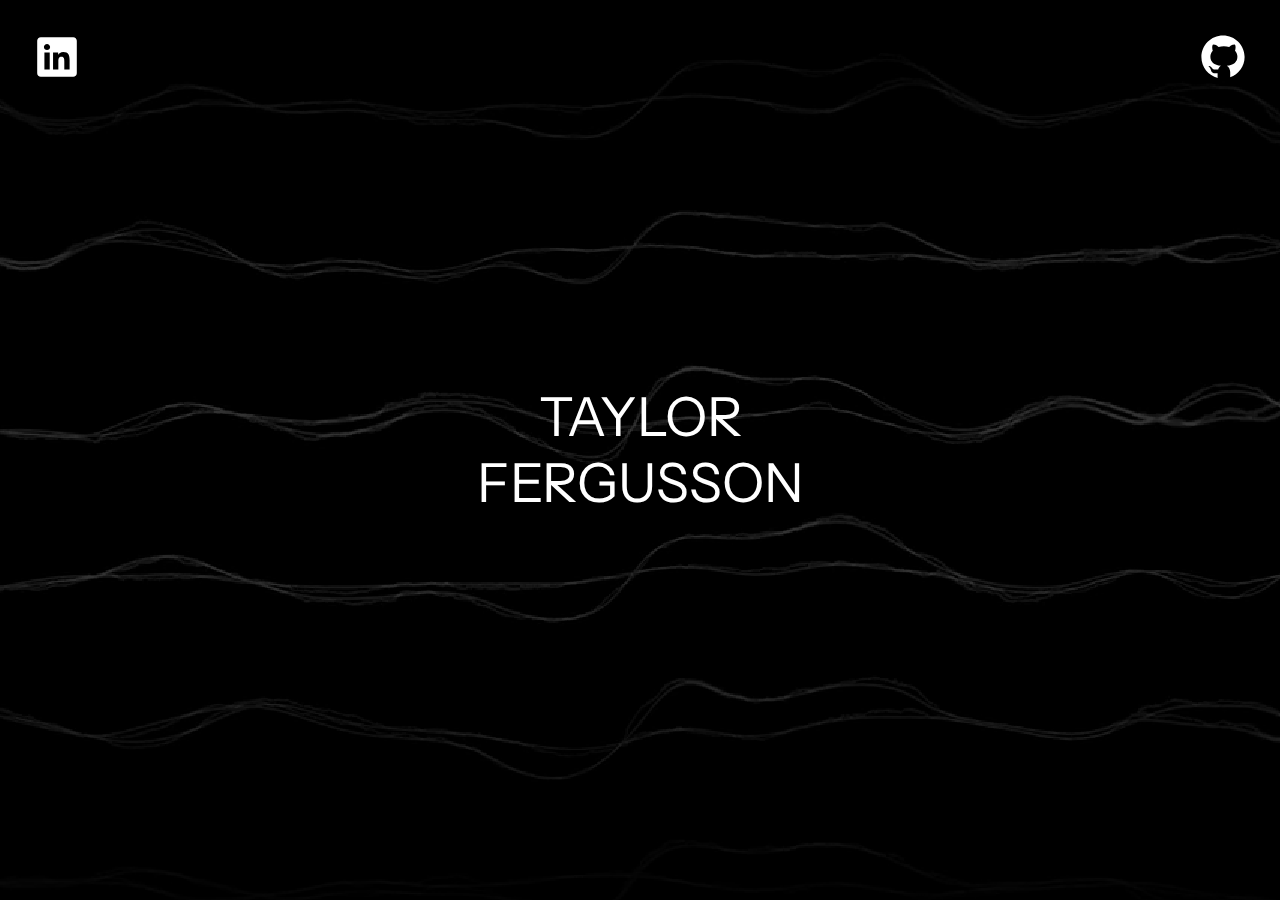
<file: index.html>
<!DOCTYPE html>
<html lang="en" dir="ltr">
  <head>
    <!-- Google tag (gtag.js) -->
    <script async src="https://www.googletagmanager.com/gtag/js?id=G-YG9P506FBD"></script>
    <script>
      window.dataLayer = window.dataLayer || [];
      function gtag(){dataLayer.push(arguments);}
      gtag('js', new Date());

      gtag('config', 'G-YG9P506FBD');
    </script>
    <!-- Google Tag Manager -->
    <script>(function(w,d,s,l,i){w[l]=w[l]||[];w[l].push({'gtm.start':
      new Date().getTime(),event:'gtm.js'});var f=d.getElementsByTagName(s)[0],
      j=d.createElement(s),dl=l!='dataLayer'?'&l='+l:'';j.async=true;j.src=
      'https://www.googletagmanager.com/gtm.js?id='+i+dl;f.parentNode.insertBefore(j,f);
      })(window,document,'script','dataLayer','GTM-WHR6DLKD');</script>
    <!-- End Google Tag Manager -->
    <meta http-equiv="Content-Type" content="text/html; charset=UTF-8">
    <meta name="viewport" content="width=device-width, initial-scale=0.8">
    <meta name="title" property="og:title" content="Taylor Fergusson">
    <meta property="og:site_name" content="Taylor Fergusson">
    <meta property="og:url" content="http://www.taylorfergusson.com/">
    <meta name="description" property="og:description" content="Taylor Fergusson">
    <meta property="og:image" content="https://www.taylorfergusson.com/img/thumbnail.png">
    <title>Taylor Fergusson</title>
    <link rel="stylesheet" href="/css/main.css">
    <link rel="icon" href="https://www.taylorfergusson.com/img/icons/favicon.png">
    <link rel="preconnect" href="https://fonts.googleapis.com">
    <link rel="preconnect" href="https://fonts.gstatic.com" crossorigin>
    <link href="https://fonts.googleapis.com/css2?family=Instrument+Sans:ital,wght@0,400..700;1,400..700&display=swap" rel="stylesheet">
    
    <script src="https://code.jquery.com/jquery-3.6.4.min.js"></script>
  </head>
  <body>
    <!-- Google Tag Manager (noscript) -->
    <noscript><iframe src="https://www.googletagmanager.com/ns.html?id=GTM-WHR6DLKD"
      height="0" width="0" style="display:none;visibility:hidden"></iframe></noscript>
    <!-- End Google Tag Manager (noscript) -->
    <div class="video-container">
      <video autoplay muted loop playsinline>
        <source src="img/vid/background-video.mp4" type="video/mp4">
      </video>
    </div>

    <div class="linkedin-button">
      <a href="https://www.linkedin.com/in/taylorfergusson/" target="_blank">
        <img src="/img/icons/linkedin-white.svg" alt="LinkedIn" draggable="false">
      </a>
    </div>

    <div class="github-button">
      <a href="https://github.com/taylorfergusson/" target="_blank">
        <img src="/img/icons/github-white.svg" alt="GitHub" draggable="false">
      </a>
    </div>

    <main class="index-content">
      <section id="one">
        <div class="hover-card">
          <a href="about" class="warp">
            <h2>ABOUT</h2>
          </a>
        </div>
        <div class="hover-card">
          <a href="cv" class="warp">
            <h2>CV</h2>
          </a>
        </div>
      </section>

      <section id="three">
        <div class="hover-card">
          <a href="projects" class="warp">
            <h2>PROJECTS</h2>
          </a>
        </div>
        <div class="hover-card">
          <a href="contact" class="warp">
            <h2>CONTACT</h2>
          </a>
        </div>
      </section>
    </main>

    <section class="home-logo">
      <div id="logo">
        <h1 class="warp">TAYLOR <br>FERGUSSON</h1>
      </div>
    </section>

    <script src="js/hover.js"></script>
    <script src="js/animation.js"></script>

  </body>
</html>
</file>
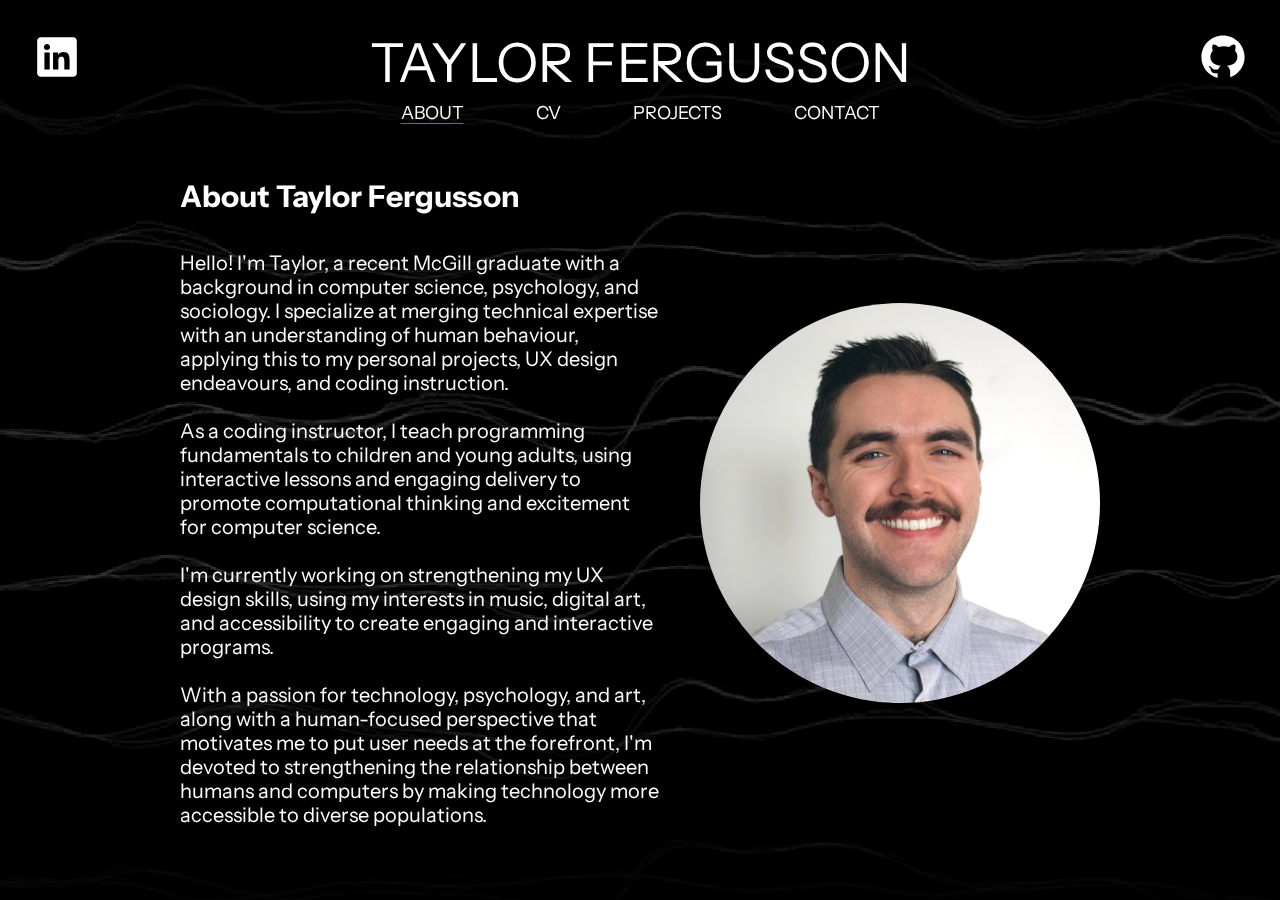
<file: about.html>
<!DOCTYPE html>
<html lang="en" dir="ltr">
  <head>
    <!-- Google tag (gtag.js) -->
    <script async src="https://www.googletagmanager.com/gtag/js?id=G-YG9P506FBD"></script>
    <script>
      window.dataLayer = window.dataLayer || [];
      function gtag(){dataLayer.push(arguments);}
      gtag('js', new Date());

      gtag('config', 'G-YG9P506FBD');
    </script>
    <!-- Google Tag Manager -->
    <script>(function(w,d,s,l,i){w[l]=w[l]||[];w[l].push({'gtm.start':
      new Date().getTime(),event:'gtm.js'});var f=d.getElementsByTagName(s)[0],
      j=d.createElement(s),dl=l!='dataLayer'?'&l='+l:'';j.async=true;j.src=
      'https://www.googletagmanager.com/gtm.js?id='+i+dl;f.parentNode.insertBefore(j,f);
      })(window,document,'script','dataLayer','GTM-WHR6DLKD');</script>
    <!-- End Google Tag Manager -->
    <meta http-equiv="Content-Type" content="text/html; charset=UTF-8">
    <meta name="viewport" content="width=device-width, initial-scale=0.8">
    <meta name="title" property="og:title" content="Taylor Fergusson">
    <meta property="og:site_name" content="Taylor Fergusson">
    <meta property="og:url" content="http://www.taylorfergusson.com/">
    <meta name="description" property="og:description" content="Taylor Fergusson">
    <meta property="og:image" content="https://www.taylorfergusson.com/img/thumbnail.png">
    <title>About</title>
    <link rel="stylesheet" href="/css/main.css">
    <link rel="stylesheet" href="/css/content.css">
    <link rel="icon" href="https://www.taylorfergusson.com/img/icons/favicon.png">
    <link rel="preconnect" href="https://fonts.googleapis.com">
    <link rel="preconnect" href="https://fonts.gstatic.com" crossorigin>
    <link href="https://fonts.googleapis.com/css2?family=Instrument+Sans:ital,wght@0,400..700;1,400..700&display=swap" rel="stylesheet">
    
    <script src="https://code.jquery.com/jquery-3.6.4.min.js"></script>
  </head>
  <body>
    <!-- Google Tag Manager (noscript) -->
    <noscript><iframe src="https://www.googletagmanager.com/ns.html?id=GTM-WHR6DLKD"
      height="0" width="0" style="display:none;visibility:hidden"></iframe></noscript>
    <!-- End Google Tag Manager (noscript) -->
    <div class="video-container">
      <video autoplay muted loop playsinline>
        <source src="img/vid/background-video.mp4" type="video/mp4">
      </video>
    </div>

    <div class="linkedin-button">
      <a href="https://www.linkedin.com/in/taylorfergusson/" target="_blank">
        <img src="/img/icons/linkedin-white.svg" alt="LinkedIn" draggable="false">
      </a>
    </div>

    <div class="github-button">
      <a href="https://github.com/taylorfergusson/" target="_blank">
        <img src="/img/icons/github-white.svg" alt="GitHub" draggable="false">
      </a>
    </div>

    <header>
      <div class="name-logo">
        <a href="/" class="warp">
          <h1>TAYLOR FERGUSSON</h1>
        </a>
      </div>
    </header>

    <nav>
      <a href="about" id="selected" class="warp">
        <h3>ABOUT</h3>
      </a>
      <a href="cv" class="warp">
        <h3>CV</h3>
      </a>
      <a href="projects" class="warp">
        <h3>PROJECTS</h3>
      </a>
      <a href="contact" class="warp">
        <h3>CONTACT</h3>
      </a>
    </nav>

    <main>
      <div class="description-box">
        <div>
          <div>
            <h4>About Taylor Fergusson</h4>
          </div>
          <div class="description">
            <p>
              Hello! I'm Taylor, a recent McGill graduate with a background in computer science, psychology, and sociology. I specialize at merging technical expertise with an understanding of human behaviour, applying this to my personal projects, UX design endeavours, and coding instruction.
              
              As a coding instructor, I teach programming fundamentals to children and young adults, using interactive lessons and engaging delivery to promote computational thinking and excitement for computer science.
    
              I'm currently working on strengthening my UX design skills, using my interests in music, digital art, and accessibility to create engaging and interactive programs.
              
              With a passion for technology, psychology, and art, along with a human-focused perspective that motivates me to put user needs at the forefront, I'm devoted to strengthening the relationship between humans and computers by making technology more accessible to diverse populations.</p>
          </div>
        </div>
        <div class="headshot-container">
          <img src="/img/headshot.jpg" alt="Taylor Fergusson" draggable="false">
        </div>
      </div>
    </main>

    <script src="js/hover.js"></script>
    <script src="js/animation.js"></script>

  </body>
</html>
</file>
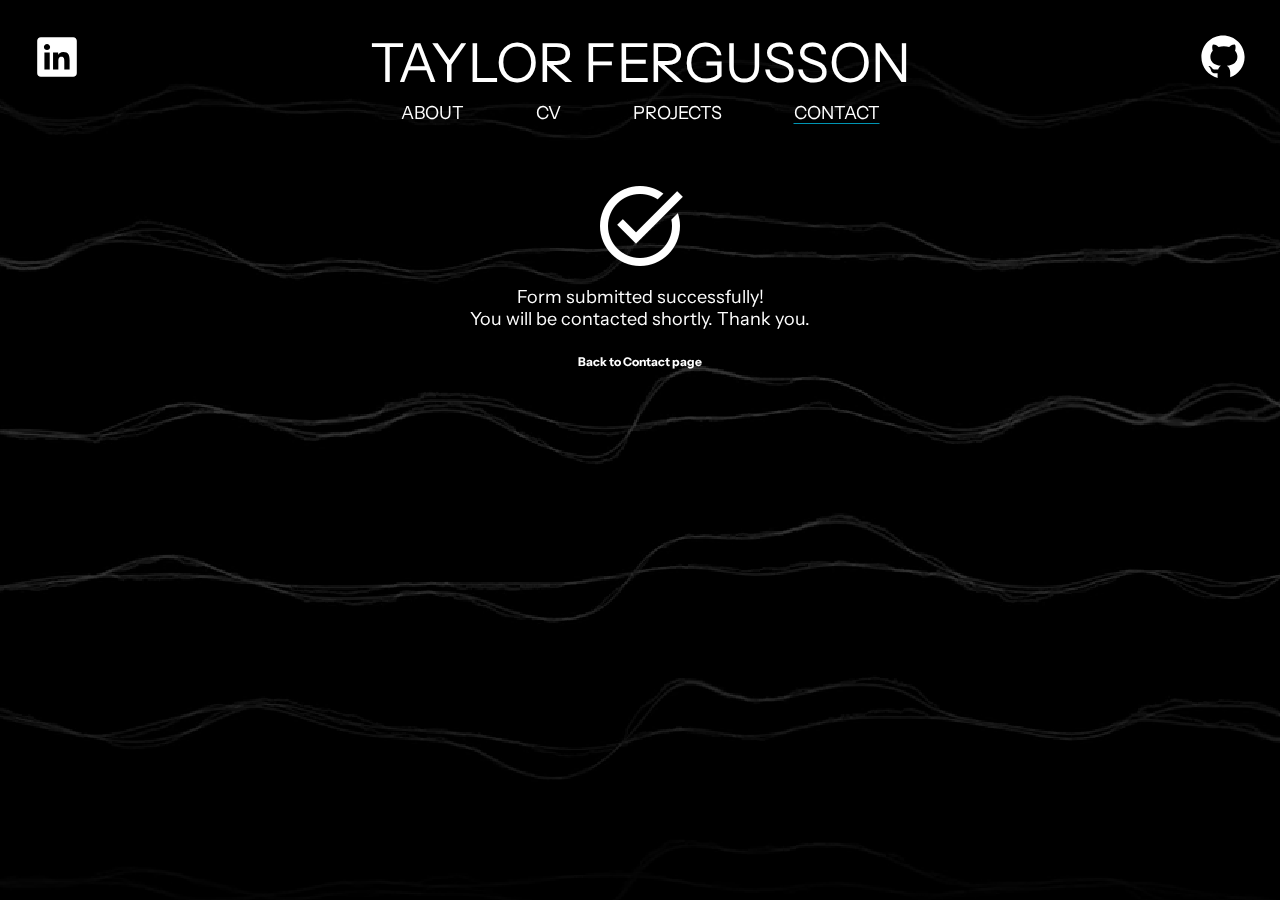
<file: contact-success.html>
<!DOCTYPE html>
<html lang="en" dir="ltr">
  <head>
    <!-- Google tag (gtag.js) -->
    <script async src="https://www.googletagmanager.com/gtag/js?id=G-YG9P506FBD"></script>
    <script>
      window.dataLayer = window.dataLayer || [];
      function gtag(){dataLayer.push(arguments);}
      gtag('js', new Date());

      gtag('config', 'G-YG9P506FBD');
    </script>
    <!-- Google Tag Manager -->
    <script>(function(w,d,s,l,i){w[l]=w[l]||[];w[l].push({'gtm.start':
      new Date().getTime(),event:'gtm.js'});var f=d.getElementsByTagName(s)[0],
      j=d.createElement(s),dl=l!='dataLayer'?'&l='+l:'';j.async=true;j.src=
      'https://www.googletagmanager.com/gtm.js?id='+i+dl;f.parentNode.insertBefore(j,f);
      })(window,document,'script','dataLayer','GTM-WHR6DLKD');</script>
    <!-- End Google Tag Manager -->
    <meta http-equiv="Content-Type" content="text/html; charset=UTF-8">
    <meta name="viewport" content="width=device-width, initial-scale=0.8">
    <meta name="title" property="og:title" content="Taylor Fergusson">
    <meta property="og:site_name" content="Taylor Fergusson">
    <meta property="og:url" content="http://www.taylorfergusson.com/">
    <meta name="description" property="og:description" content="Taylor Fergusson">
    <meta property="og:image" content="https://www.taylorfergusson.com/img/thumbnail.png">
    <title>Contact Success</title>
    <link rel="stylesheet" href="/css/main.css">
    <link rel="stylesheet" href="/css/content.css">
    <link rel="icon" href="https://www.taylorfergusson.com/img/icons/favicon.png">
    <link rel="preconnect" href="https://fonts.googleapis.com">
    <link rel="preconnect" href="https://fonts.gstatic.com" crossorigin>
    <link href="https://fonts.googleapis.com/css2?family=Instrument+Sans:ital,wght@0,400..700;1,400..700&display=swap" rel="stylesheet">
    
    <script src="https://code.jquery.com/jquery-3.6.4.min.js"></script>
  </head>
  <body>
    <!-- Google Tag Manager (noscript) -->
    <noscript><iframe src="https://www.googletagmanager.com/ns.html?id=GTM-WHR6DLKD"
      height="0" width="0" style="display:none;visibility:hidden"></iframe></noscript>
    <!-- End Google Tag Manager (noscript) -->
    <div class="video-container">
      <video autoplay muted loop playsinline>
        <source src="img/vid/background-video.mp4" type="video/mp4">
      </video>
    </div>

    <div class="linkedin-button">
      <a href="https://www.linkedin.com/in/taylorfergusson/" target="_blank">
        <img src="/img/icons/linkedin-white.svg" alt="LinkedIn" draggable="false">
      </a>
    </div>

    <div class="github-button">
      <a href="https://github.com/taylorfergusson/" target="_blank">
        <img src="/img/icons/github-white.svg" alt="GitHub" draggable="false">
      </a>
    </div>

    <header>
      <div class="name-logo">
        <a href="/" class="warp">
          <h1>TAYLOR FERGUSSON</h1>
        </a>
      </div>
    </header>

    <nav>
      <a href="about" class="warp">
        <h3>ABOUT</h3>
      </a>
      <a href="cv" class="warp">
        <h3>CV</h3>
      </a>
      <a href="projects" class="warp">
        <h3>PROJECTS</h3>
      </a>
      <a href="contact" id="selected" class="warp">
        <h3>CONTACT</h3>
      </a>
    </nav>

    <main>
      <div class="contact-box">
          <img src="/img/checkmark.png" alt="Checkmark" draggable="false">
        <div class="form-success-message">
            <h3>Form submitted successfully!</3>
            <h3>You will be contacted shortly. Thank you.</3>
        </div>

        <a href="contact">
          <h5>Back to Contact page</h5>
        </a>
        
      </div>
    </main>

    <script src="js/hover.js"></script>
    <script src="js/animation.js"></script>

  </body>
</html>
</file>
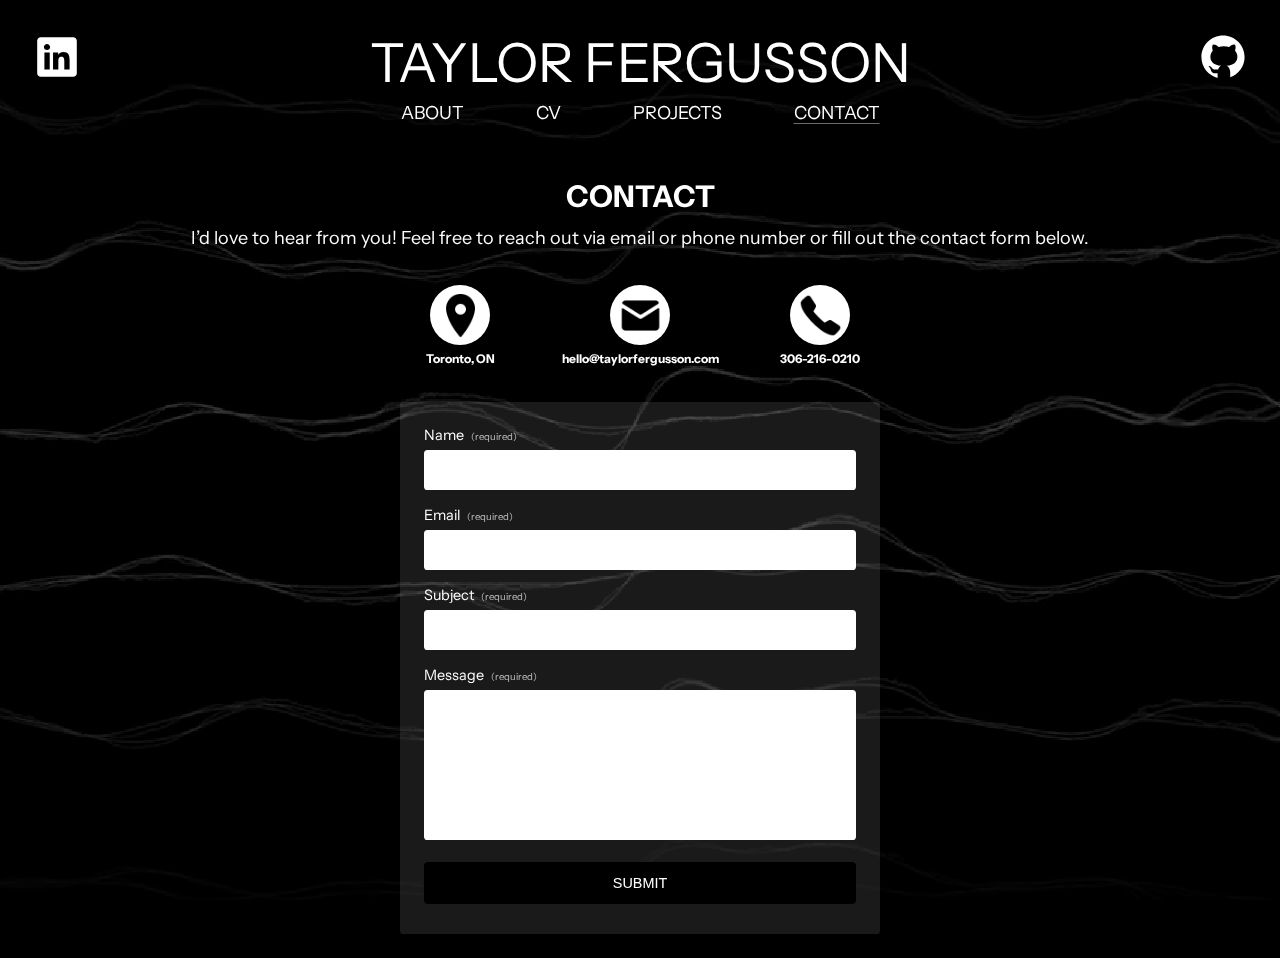
<file: contact.html>
<!DOCTYPE html>
<html lang="en" dir="ltr">
  <head>
    <!-- Google tag (gtag.js) -->
    <script async src="https://www.googletagmanager.com/gtag/js?id=G-YG9P506FBD"></script>
    <script>
      window.dataLayer = window.dataLayer || [];
      function gtag(){dataLayer.push(arguments);}
      gtag('js', new Date());

      gtag('config', 'G-YG9P506FBD');
    </script>
    <!-- Google Tag Manager -->
    <script>(function(w,d,s,l,i){w[l]=w[l]||[];w[l].push({'gtm.start':
      new Date().getTime(),event:'gtm.js'});var f=d.getElementsByTagName(s)[0],
      j=d.createElement(s),dl=l!='dataLayer'?'&l='+l:'';j.async=true;j.src=
      'https://www.googletagmanager.com/gtm.js?id='+i+dl;f.parentNode.insertBefore(j,f);
      })(window,document,'script','dataLayer','GTM-WHR6DLKD');</script>
    <!-- End Google Tag Manager -->
    <meta http-equiv="Content-Type" content="text/html; charset=UTF-8">
    <meta name="viewport" content="width=device-width, initial-scale=0.8">
    <meta name="title" property="og:title" content="Taylor Fergusson">
    <meta property="og:site_name" content="Taylor Fergusson">
    <meta property="og:url" content="http://www.taylorfergusson.com/">
    <meta name="description" property="og:description" content="Taylor Fergusson">
    <meta property="og:image" content="https://www.taylorfergusson.com/img/thumbnail.png">
    <title>Contact</title>
    <link rel="stylesheet" href="/css/main.css">
    <link rel="stylesheet" href="/css/content.css">
    <link rel="icon" href="https://www.taylorfergusson.com/img/icons/favicon.png">
    <link rel="preconnect" href="https://fonts.googleapis.com">
    <link rel="preconnect" href="https://fonts.gstatic.com" crossorigin>
    <link href="https://fonts.googleapis.com/css2?family=Instrument+Sans:ital,wght@0,400..700;1,400..700&display=swap" rel="stylesheet">
    
    <script src="https://code.jquery.com/jquery-3.6.4.min.js"></script>
  </head>
  <body>
    <!-- Google Tag Manager (noscript) -->
    <noscript><iframe src="https://www.googletagmanager.com/ns.html?id=GTM-WHR6DLKD"
      height="0" width="0" style="display:none;visibility:hidden"></iframe></noscript>
    <!-- End Google Tag Manager (noscript) -->
    <div class="video-container">
      <video autoplay muted loop playsinline>
        <source src="img/vid/background-video.mp4" type="video/mp4">
      </video>
    </div>

    <div class="linkedin-button">
      <a href="https://www.linkedin.com/in/taylorfergusson/" target="_blank">
        <img src="/img/icons/linkedin-white.svg" alt="LinkedIn" draggable="false">
      </a>
    </div>

    <div class="github-button">
      <a href="https://github.com/taylorfergusson/" target="_blank">
        <img src="/img/icons/github-white.svg" alt="GitHub" draggable="false">
      </a>
    </div>

    <header>
      <div class="name-logo">
        <a href="/" class="warp">
          <h1>TAYLOR FERGUSSON</h1>
        </a>
      </div>
    </header>

    <nav>
      <a href="about" class="warp">
        <h3>ABOUT</h3>
      </a>
      <a href="cv" class="warp">
        <h3>CV</h3>
      </a>
      <a href="projects" class="warp">
        <h3>PROJECTS</h3>
      </a>
      <a href="contact" id="selected" class="warp">
        <h3>CONTACT</h3>
      </a>
    </nav>

    <main>
      <div class="contact-box">
        <div>
            <h4>CONTACT</h3>
            <h3>I’d love to hear from you! Feel free to reach out via email or phone number or fill out the contact form below.</3>
        </div>
        <div class="icon-row">
          <div class="icon-row-item">
            <div class="circle">
              <img src="/img/icons/location.png" alt="Location" draggable="false">
            </div>
            <h5>Toronto, ON</h5>
          </div>
          <div class="icon-row-item">
            <a href="mailto:hello@taylorfergusson.com" target="_blank">
              <div class="circle">
                <img src="/img/icons/mail.png" alt="Email Address" draggable="false">
              </div>
            </a>
            <a href="mailto:hello@taylorfergusson.com">
              <h5>hello@taylorfergusson.com</h5>
            </a>
          </div>
          <div class="icon-row-item">
            <a href="tel:+13062160210">
              <div class="circle">
                <img src="/img/icons/phone.png" alt="Phone Number" draggable="false">
              </div>
            </a>
            <a href="tel:+13062160210">
              <h5>306-216-0210</h5>
            </a>
          </div>
        </div>

        <div class="form-container">
          <form action="https://api.web3forms.com/submit" method="post">
            <input type="hidden" name="access_key" value="ebfc77d6-a73a-4f73-b459-b5d62857e6b2">
            <input type="hidden" name="redirect" value="https://taylorfergusson.com/contact-success">
            <div class="form-group">
              <label for="name">Name <span class="required-text">(required)</span></label>
              <input type="text" name="name" required>
            </div>
            <div class="form-group">
              <label for="email">Email <span class="required-text">(required)</span></label>
              <input type="email" name="email" required>
            </div>
            <div class="form-group">
              <label for="subject">Subject <span class="required-text">(required)</span></label>
              <input type="text" id="subject" name="subject" required>
            </div>
            <div class="form-group">
              <label for="message">Message <span class="required-text">(required)</span></label>
              <textarea name="message" required></textarea>
            </div>
            <div class="form-group">
              <button type="submit">SUBMIT</button>
            </div>
          </form>
      </div>
      </div>
    </main>

    <script src="js/hover.js"></script>
    <script src="js/animation.js"></script>

  </body>
</html>
</file>
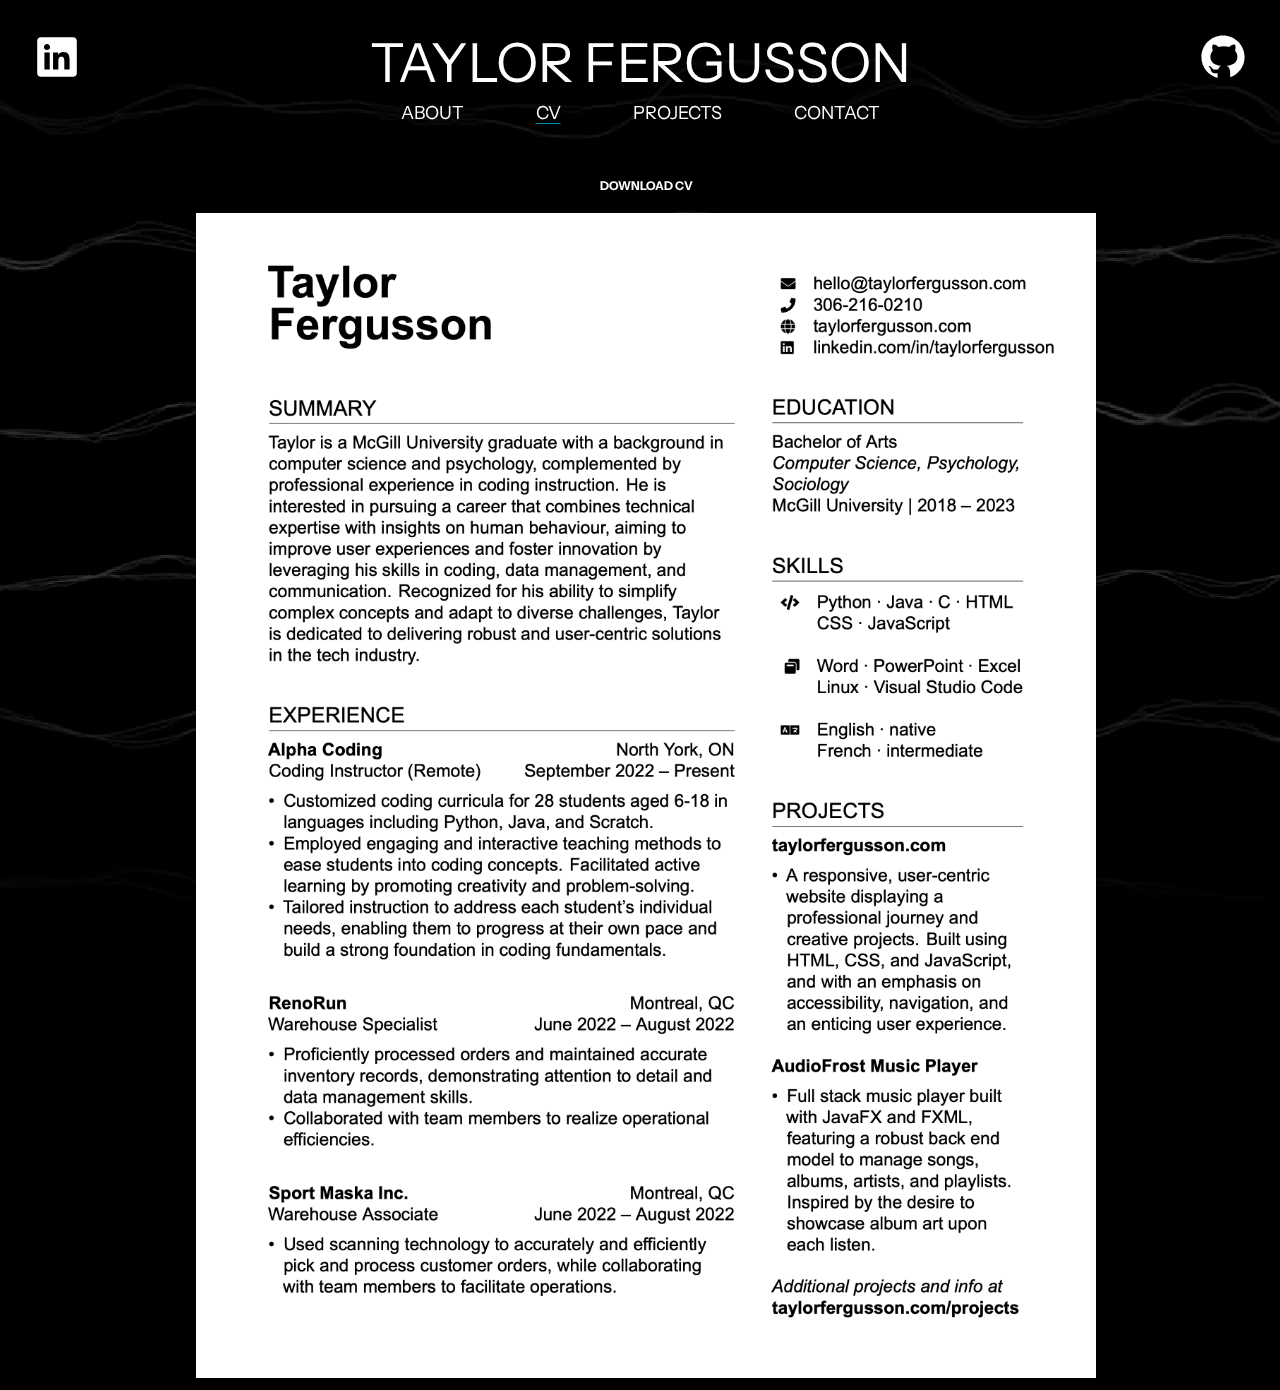
<file: cv.html>
<!DOCTYPE html>
<html lang="en" dir="ltr">
  <head>
    <!-- Google tag (gtag.js) -->
    <script async src="https://www.googletagmanager.com/gtag/js?id=G-YG9P506FBD"></script>
    <script>
      window.dataLayer = window.dataLayer || [];
      function gtag(){dataLayer.push(arguments);}
      gtag('js', new Date());

      gtag('config', 'G-YG9P506FBD');
    </script>
    <!-- Google Tag Manager -->
    <script>(function(w,d,s,l,i){w[l]=w[l]||[];w[l].push({'gtm.start':
      new Date().getTime(),event:'gtm.js'});var f=d.getElementsByTagName(s)[0],
      j=d.createElement(s),dl=l!='dataLayer'?'&l='+l:'';j.async=true;j.src=
      'https://www.googletagmanager.com/gtm.js?id='+i+dl;f.parentNode.insertBefore(j,f);
      })(window,document,'script','dataLayer','GTM-WHR6DLKD');</script>
    <!-- End Google Tag Manager -->
    <meta http-equiv="Content-Type" content="text/html; charset=UTF-8">
    <meta name="viewport" content="width=device-width, initial-scale=0.8">
    <meta name="title" property="og:title" content="Taylor Fergusson">
    <meta property="og:site_name" content="Taylor Fergusson">
    <meta property="og:url" content="http://www.taylorfergusson.com/">
    <meta name="description" property="og:description" content="Taylor Fergusson">
    <meta property="og:image" content="https://www.taylorfergusson.com/img/thumbnail.png">
    <title>CV</title>
    <link rel="stylesheet" href="/css/main.css">
    <link rel="stylesheet" href="/css/content.css">
    <link rel="icon" href="https://www.taylorfergusson.com/img/icons/favicon.png">
    <link rel="preconnect" href="https://fonts.googleapis.com">
    <link rel="preconnect" href="https://fonts.gstatic.com" crossorigin>
    <link href="https://fonts.googleapis.com/css2?family=Instrument+Sans:ital,wght@0,400..700;1,400..700&display=swap" rel="stylesheet">
    
    <script src="https://code.jquery.com/jquery-3.6.4.min.js"></script>
  </head>
  <body>
    <!-- Google Tag Manager (noscript) -->
    <noscript><iframe src="https://www.googletagmanager.com/ns.html?id=GTM-WHR6DLKD"
      height="0" width="0" style="display:none;visibility:hidden"></iframe></noscript>
    <!-- End Google Tag Manager (noscript) -->
    <div class="video-container">
      <video autoplay muted loop playsinline>
        <source src="img/vid/background-video.mp4" type="video/mp4">
      </video>
    </div>

    <div class="linkedin-button">
      <a href="https://www.linkedin.com/in/taylorfergusson/" target="_blank">
        <img src="/img/icons/linkedin-white.svg" alt="LinkedIn" draggable="false">
      </a>
    </div>

    <div class="github-button">
      <a href="https://github.com/taylorfergusson/" target="_blank">
        <img src="/img/icons/github-white.svg" alt="GitHub" draggable="false">
      </a>
    </div>

    <header>
      <div class="name-logo">
        <a href="/" class="warp">
          <h1>TAYLOR FERGUSSON</h1>
        </a>
      </div>
    </header>

    <nav>
      <a href="about" class="warp">
        <h3>ABOUT</h3>
      </a>
      <a href="cv" id="selected" class="warp">
        <h3>CV</h3>
      </a>
      <a href="projects" class="warp">
        <h3>PROJECTS</h3>
      </a>
      <a href="contact" class="warp">
        <h3>CONTACT</h3>
      </a>
    </nav>

    <main>
      <div class="resume-container">
        <a href="/img/Taylor Fergusson CV.pdf" download="Taylor Fergusson CV">
          <h5>DOWNLOAD CV</h5>
        </a>
        <img src="/img/Taylor Fergusson CV.png" alt="Taylor Fergusson CV">
      </div>
    </main>

    <script src="js/hover.js"></script>
    <script src="js/animation.js"></script>

  </body>
</html>
</file>
<file: css/main.css>
* {
  margin: 0;
  padding: 0;
  box-sizing: border-box;
}

:root {
  font-size: 16px;
}

html {
  scroll-behavior: smooth;
  background: #000000;
}

body {
  /* font-family: "Roboto", sans-serif; */
  font-family: "Instrument Sans", sans-serif;
  font-optical-sizing: auto;
  font-style: normal;
  font-size: 1.2rem;
  color: white;
}

canvas {
  display: block;
}

header {
  padding-top: 2.5rem;
  margin-left: auto;
  margin-right: auto;
  margin-bottom: 0;
  position: relative;
}

h1 {
  font-size: 4.5rem;
  font-weight: 400;
  cursor: default;
}

h2 {
  margin: 3rem 0;
  font-size: 3rem;
  font-weight: 400;
}

h3 {
  font-size: 1.5rem;
  font-weight: 400;
}

h4 {
  font-size: 2.5rem;
  font-weight: 700;
  /* text-decoration: underline; */
  /* text-underline-offset: 0.7rem; */
  margin-bottom: 1rem;
}

h5 {
  font-size: 1rem;
  cursor: default;
  transition: 0.3s ease;
}

.required-text {
  font-size: 0.8rem;
  cursor: default;
  opacity: 0.7;
  margin: 0 0.3rem;
}

.index-content {
  position: absolute;
  width: 100vw;
  height: 100vh;
  padding: 0 300px;
  display: flex;
  justify-content: space-between;
}

nav {
  display: flex;
  flex-direction: row;
  justify-content: center;
  padding: 0.5rem 20rem;
  margin-bottom: 4rem;
}

nav a {
  padding: 0 3rem;
}

nav a:hover {
  opacity: 0.5;
}

section {
  color: white;
  display: flex;
  flex-direction: column;
  justify-content: center;
}

section img {
  width: 100%;
}

p {
  font-size: 20px;
  white-space: pre-line;
}

a {
  text-decoration: none;
  color: white;
  cursor: pointer;
}

a h5:hover{
  cursor: pointer;
  opacity: 0.5;
}

a:visited {
  color: white;
}

input {
  display: block;
  width: 100%;
  margin: 1rem 0;
  padding: 0.5rem 0;
  background: none;
  color: white;
  font-size: 1rem;
  border: none;
  border-bottom: 1px solid #000;
  outline: none;
}

input::placeholder {
  color: white;
  font-size: 1rem;
}

button {
  background-color: black;
  color: white;
  font-size: 1.2rem;
  width: 100%;
  margin: 0.5rem 0;
  padding: 1rem 1rem;
  border: 1px solid #000;
  border-radius: 0.3rem;
  cursor: pointer;
  transition: 0.3s ease;
}

button:hover {
  opacity: 0.7;
}

button:active {
  opacity: 0.4;
}

/* OTHERS */

.linkedin-button,
.github-button {
  position: fixed;
  width: 4.5rem;
  height: 4.5rem;
  top: 2.5rem;
  transition: 0.3s ease;
  z-index: 5;
}

.linkedin-button {
  left: 2.5rem;
}

.github-button {
  right: 2.5rem;
}

.linkedin-button img,
.github-button img {
  width: 4.5rem;
}

.linkedin-button:hover,
.github-button:hover {
  transform: scale(1.1);
}

.learn-more-button {
  background-color: white;
  display: inline-block;
  padding: 12px 28px;
  margin: 14px 0 0 0;
  border: 1px solid #000;
  border-radius: 0.3rem;
  cursor: pointer;
  transition: 0.3s ease;
}

.learn-more-button:hover {
  opacity: 0.7;
}

.learn-more-button:active {
  opacity: 0.4;
}

.learn-more-button span{
  color: black;
  font-size: 16px;
}

.hover-card {
  height: calc(25vh - 2rem);
  margin: 100px 0;
  display: flex;
  justify-content: center;
  position: relative;
}

.hover-card :hover {
  opacity: 0.5;
}

.home-logo {
  height: 100vh;
  text-align: center;
}

.name-logo {
  display: flex;
  flex-direction: row;
  justify-content: center;
  text-align: center;
}

.name-logo :hover {
  opacity: 0.5;
  cursor: pointer;
}

.warp {
  margin: auto 0;
  transition: all 0.3s linear 0s;
  transform: rotateY(0deg) rotateX(0deg);
}

.icon-link {
  display: flex;
  align-items: center;
}

.icon-link img {
  height: 70px;
  width: 70px;
  margin-right: 10px;
}

.form-box {
  background-color: rgba(0, 0, 0, 0.1);
  box-shadow: 0 0 2rem black;
  border: 2px solid #000;
  border-radius: 1rem;
  padding: 2rem;
}

.line-divisor {
  align-items: center;
  border-bottom: 1px solid black;
  display: flex;
  margin: 0 0.5rem;
  text-align: center;
}

.video-container {
  position: fixed;
  width: 100vw;
  height: 100vh;
  overflow: hidden;
  z-index: -1;
}

.video-container video {
  min-width: 100%;
  min-height: 100%;
  width: auto;
  height: auto;
  position: absolute;
  top: 50%;
  left: 50%;
  transform: translate(-50%, -50%) scale(1.2);
  opacity: 0.2;
}

#logo {
  opacity: 0;
  transform: scale(1.2);
  transition: 2s ease;
  /* transition: opacity 2s ease-in-out, transform 2s ease-in-out; */
}

#one, #three {
  opacity: 0;
  transition: opacity 2s ease;
}

#selected {
  text-decoration: underline;
  text-underline-offset: 0.3rem;
  text-decoration-color: rgba(0, 212, 255, 0.7);
}

@media only screen and (max-width: 1400px) {
  :root {
    font-size: 12px;
  }

  .index-content {
    padding: 0 150px;
  }
}

@media only screen and (max-width: 1000px) {
  :root {
    font-size: 10px;
  }

  .index-content {
    padding: 0 100px;
  }
}

@media only screen and (max-width: 650px) {
  header {
    width: 400px;
  }

  .index-content {
    padding: 0 50px;
  }
}
</file>
<file: css/content.css>
/* about page */

.description-box {
  display: flex;
  flex-direction: row;
  justify-content: center;
  align-items: center;
  text-align: left;
  margin: 0 5rem 5rem 5rem;
  gap: 20px 40px;
}

.description {
  max-width: 40rem;
}

.headshot-container {
  max-height: 400px;
  max-width: 400px;
}

.headshot-container img {
  border-radius: 50%;
  transition: 0.3s ease;
}

.headshot-container:hover img {
  opacity: 0.7;
}

.media-container {
  max-height: 400px;
  max-width: 700px;
}

.headshot-container img, .media-container img, .media-container video {
  width: 100%;
  height: 100%;
  object-fit: cover;
}


/* resume page */

.resume-container {
  display: flex;
  flex-direction: column;
  justify-content: center;
  align-items: center;
  text-align: left;
  margin: 0 1rem 1rem 2rem;
  gap: 20px 40px;
}

.resume-container img {
  height: 100%;
  width: 100%;
  max-width: 900px;
}


.contact-box {
  display: flex;
  flex-direction: column;
  justify-content: center;
  align-items: center;
  text-align: center;
  margin: 0 2rem;
}

.icon-row {
  display: flex;
  flex-direction: row;
  justify-content: center;
  align-items: center;
  text-align: center;
  margin: 3rem;
}

.icon-row-item {
  display: flex;
  flex-direction: column;
  align-items: center;
  text-align: center;
  min-width: 15rem;
  gap: 0.5rem;
}

.circle {
  display: flex;
  justify-content: center;
  align-items: center;
  width: 5rem;  /* Size of the circle */
  height: 5rem; /* Size of the circle */
  background-color: white;
  border-radius: 50%;
  box-shadow: 0 0 10px rgba(0, 0, 0, 0.2); /* Optional: Adds a shadow */
  transition: 0.3s ease;
}

.circle img {
  width: 75%;
  height: 75%;
  object-fit: cover;
}

a .circle:hover{
  cursor: pointer;
  transform: scale(1.1);
}

.form-container {
  background-color: rgba(255, 255, 255, 0.1);
  text-align: left;
  padding: 2rem;
  border-radius: 0.3rem;
  width: 40rem;
  margin-bottom: 2rem;
}

.form-group input, .form-group textarea {
  background-color: white;
  font-family: "Roboto", sans-serif;
  font-optical-sizing: auto;
  font-style: normal;
  font-size: 1.2rem;
  color: white;
  color: black;
  padding: 12px;
  margin: 6px 0 16px 0;
  border: none;
  border-radius: 0.3rem;
}

.form-group textarea {
  display: block;
  width: 100%;
  height: 150px;
  outline: none;
  resize: none; /* Prevents the textarea from being resized */
}

.form-success-message {
  margin: 1rem 0 2rem 0;
}

@media only screen and (max-width: 1400px) {
  .media-container {
    max-width: 500px;
  }
}

@media only screen and (max-width: 900px) {
  .description-box {
    flex-direction: column;
  }

  .description {
    max-width: 60rem;
  }

  .headshot-container {
    max-width: 300px;
    max-height: 300px;
  }
}
</file>
